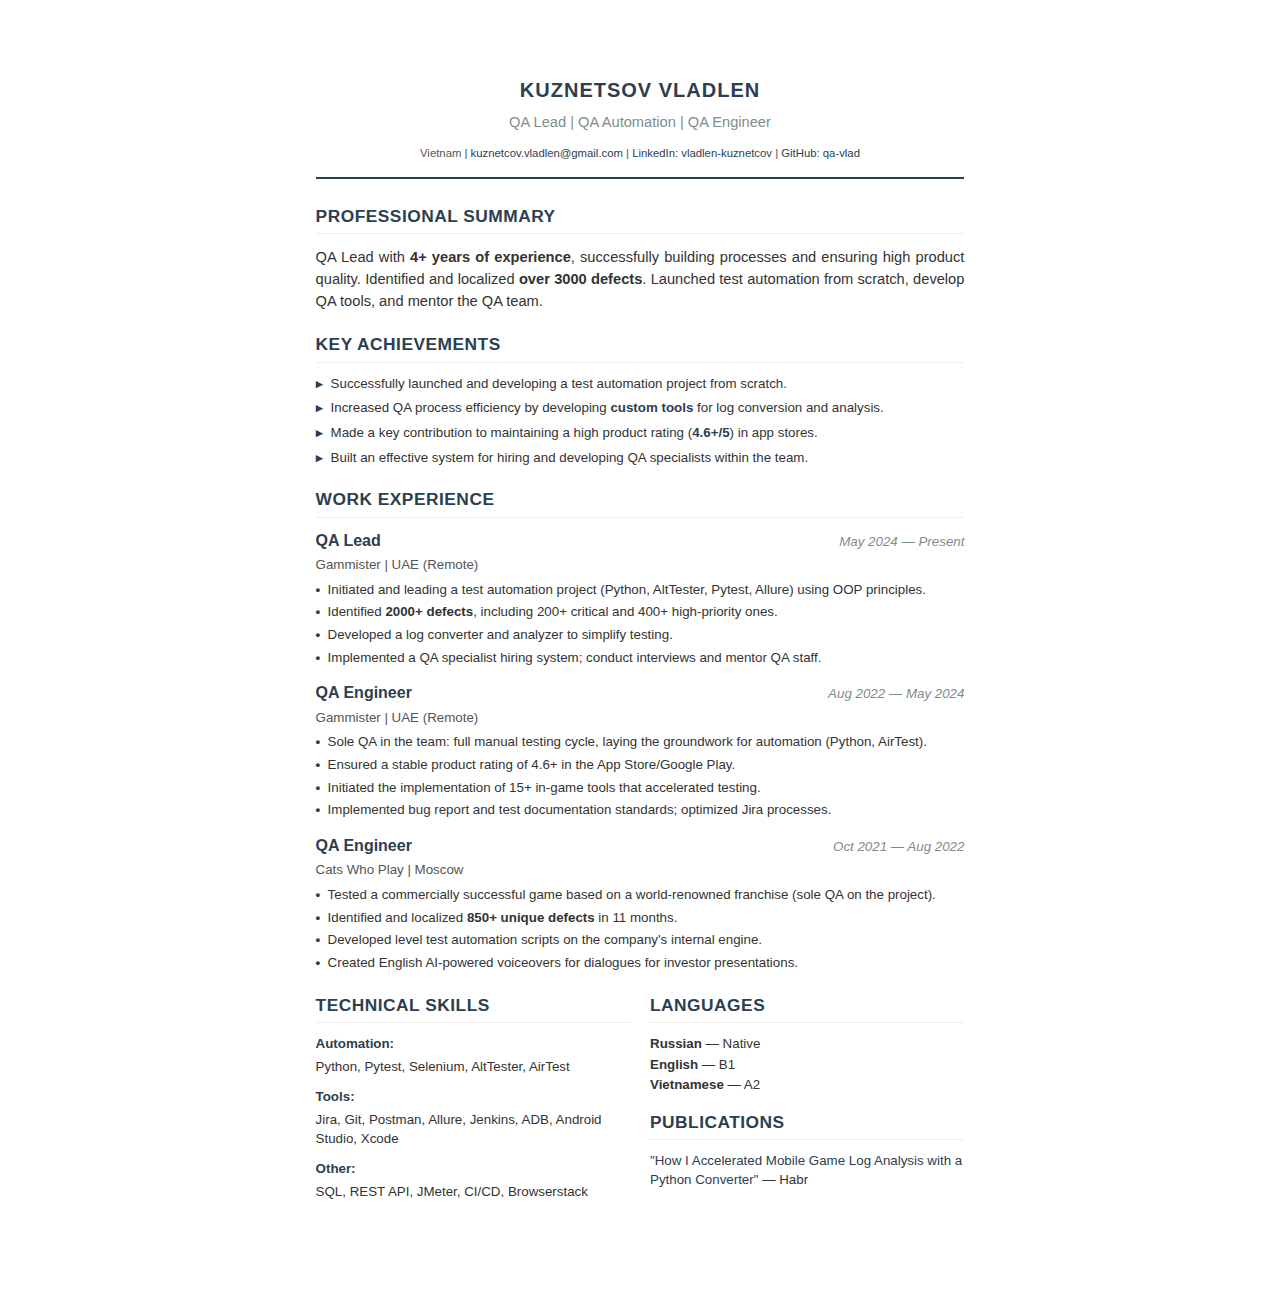
<file: _pdf_sources/pdf en.html>
<!DOCTYPE html>
<html lang="en">
<head>
    <meta charset="UTF-8">
    <meta name="viewport" content="width=device-width, initial-scale=1.0">
    <title>Resume - Kuznetsov Vladlen</title>
            <style>
        * {
            margin: 0;
            padding: 0;
            box-sizing: border-box;
        }

        body {
            font-family: 'Arial', sans-serif;
            line-height: 1.4;
            color: #333;
            max-width: 800px;
            margin: 0 auto;
            padding: 20mm;
            background: white;
            font-size: 11pt;
        }

        @media print {
            body {
                padding: 9mm;
                font-size: 9pt;
                line-height: 1.18;
                max-width: 100%;
            }
            a {
                color: #000 !important;
                text-decoration: none !important;
            }
            a[href^="mailto:"]::after,
            a[href*="linkedin.com"]::after,
            a[href*="t.me"]::after,
            a[href*="github.com"]::after,
            .no-print-url::after {
                content: "" !important;
            }

            @page {
                margin: 9mm;
                size: A4 portrait;

                @top-left { content: ""; }
                @top-center { content: ""; }
                @top-right { content: ""; }
                @bottom-left { content: ""; }
                @bottom-center { content: ""; }
                @bottom-right { content: ""; }
            }

            .header {
                margin-bottom: 12px;
                padding-bottom: 4px;
            }
            .header h1 {
                font-size: 14.5pt;
                margin-bottom: 2px;
            }
            .header .subtitle {
                font-size: 10.5pt;
                margin-bottom: 4px;
            }
            .contact-info {
                font-size: 8pt;
                line-height: 1.25;
            }

            .section {
                margin-bottom: 8px;
            }
            .section h2 {
                font-size: 10.5pt;
                padding-bottom: 1px;
                margin-bottom: 3px;
            }

            .summary {
                font-size: 9pt;
                line-height: 1.18;
                margin-bottom: 1px;
            }

            .key-points { margin-bottom: 5px;  }
            .key-point {
                margin-bottom: 1px;
                font-size: 8.5pt;
                line-height: 1.15;
            }

            .job {
                margin-bottom: 6px;
            }
            .job-header { margin-bottom: 1px; }
            .job-title { font-size: 10pt;  }
            .job-period { font-size: 8pt;  }
            .job-company { font-size: 8pt; margin-bottom: 1px;  }
            .job ul li {
                margin-bottom: 1px;
                font-size: 8.5pt;
                line-height: 1.15;
            }

            .skills-grid {
                gap: 8px;
            }
            .skills-category { margin-bottom: 2px;  }
            .skills-category-title { font-size: 8.5pt; margin-bottom: 1px; }
            .skills-list { font-size: 8pt; line-height: 1.15; }

            .language-item p { font-size: 8.5pt; line-height: 1.15; margin-bottom: 0px; }
            .publication-item { font-size: 8pt; line-height: 1.15;}

            .skills-grid h2 {
                font-size: 10.5pt;
                padding-bottom: 1px;
                margin-bottom: 2px;
            }
            .skills-grid h2[style*="margin-top"] {
                 margin-top: 4px !important;
            }

        } /* Конец @media print */


        /* Общие стили, которые влияют и на просмотр, и на печать, если не переопределены в @media print */
        .header {
            text-align: center;
            margin-bottom: 25px;
            padding-bottom: 15px;
            border-bottom: 2px solid #2c3e50;
        }

        .header h1 {
            font-size: 15pt;
            font-weight: bold;
            margin-bottom: 8px;
            color: #2c3e50;
            letter-spacing: 1px;
        }

        .header .subtitle {
            font-size: 11pt;
            color: #7f8c8d;
            margin-bottom: 12px;
            font-weight: 500;
        }

        .contact-info {
            font-size: 8.5pt;
            color: #555;
            line-height: 1.6;
        }

        .contact-info a {
            color: #2c3e50;
            text-decoration: none;
        }

        .contact-info a:hover {
            text-decoration: underline;
        }

        .section {
            margin-bottom: 20px;
        }

        .section h2 {
            font-size: 13pt;
            font-weight: bold;
            color: #2c3e50;
            text-transform: uppercase;
            letter-spacing: 0.5px;
            border-bottom: 1px solid #eee;
            padding-bottom: 5px;
            margin-bottom: 12px;
        }

        .summary {
            text-align: justify;
            font-size: 11pt;
            line-height: 1.5;
            margin-bottom: 5px;
        }

        .key-points {
            margin-bottom: 15px;
        }

        .key-point {
            margin-bottom: 6px;
            position: relative;
            padding-left: 15px;
            font-size: 10pt;
        }

        .key-point:before {
            content: "▸";
            position: absolute;
            left: 0;
            color: #2c3e50;
            font-weight: bold;
        }

        .highlight {
            font-weight: bold;
            color: #2c3e50;
        }

        .job {
            margin-bottom: 15px;
        }

        .job-header {
            display: flex;
            justify-content: space-between;
            align-items: baseline;
            margin-bottom: 4px;
        }

        .job-title {
            font-weight: bold;
            font-size: 12pt;
            color: #2c3e50;
        }

        .job-period {
            font-size: 10pt;
            color: #7f8c8d;
            font-style: italic;
        }

        .job-company {
            font-size: 10pt;
            color: #555;
            margin-bottom: 6px;
        }

        .job ul {
            list-style: none;
            font-size: 10pt;
            line-height: 1.4;
            padding-left: 0;
        }

        .job ul li {
            margin-bottom: 4px;
            position: relative;
            padding-left: 12px;
        }

        .job ul li:before {
            content: "•";
            position: absolute;
            left: 0;
            color: #2c3e50;
            font-weight: bold;
        }

        .skills-grid {
            display: grid;
            grid-template-columns: 1fr 1fr;
            gap: 20px;
        }

        .skills-category {
            margin-bottom: 12px;
        }

        .skills-category-title {
            font-weight: bold;
            color: #2c3e50;
            margin-bottom: 4px;
            font-size: 10pt;
        }

        .skills-list {
            font-size: 10pt;
            line-height: 1.4;
        }

        .publication-item, .language-item {
            font-size: 10pt;
            line-height: 1.4;
        }
        .language-item p {
            margin-bottom: 2px;
        }


        .publication-item a {
            color: #2c3e50;
            text-decoration: none;
        }

        .publication-item a:hover {
            text-decoration: underline;
        }
    </style>
</head>
<body>
    <div class="header">
        <h1>KUZNETSOV VLADLEN</h1>
        <p class="subtitle">QA Lead | QA Automation | QA Engineer</p>
        <div class="contact-info">
            <p>
                Vietnam |
                <a href="mailto:kuznetcov.vladlen@gmail.com">kuznetcov.vladlen@gmail.com</a> |
                <a href="https://www.linkedin.com/in/vladlen-kuznetcov/" target="_blank">LinkedIn: vladlen-kuznetcov</a> |
                <a href="https://github.com/qa-vlad" target="_blank">GitHub: qa-vlad</a>
            </p>
        </div>
    </div>

    <div class="section">
        <h2>Professional Summary</h2>
        <p class="summary">
            QA Lead with <strong>4+ years of experience</strong>, successfully building processes and ensuring high product quality. Identified and localized <strong>over 3000 defects</strong>. Launched test automation from scratch, develop QA tools, and mentor the QA team.
        </p>
    </div>

    <div class="section">
        <h2>Key Achievements</h2>
        <div class="key-points">
            <div class="key-point">Successfully launched and developing a test automation project from scratch.</div>
            <div class="key-point">Increased QA process efficiency by developing <span class="highlight">custom tools</span> for log conversion and analysis.</div>
            <div class="key-point">Made a key contribution to maintaining a high product rating (<span class="highlight">4.6+/5</span>) in app stores.</div>
            <div class="key-point">Built an effective system for hiring and developing QA specialists within the team.</div>
        </div>
    </div>

    <div class="section">
        <h2>Work Experience</h2>

        <div class="job">
            <div class="job-header">
                <div class="job-title">QA Lead</div>
                <div class="job-period">May 2024 — Present</div>
            </div>
            <div class="job-company">Gammister | UAE (Remote)</div>
            <ul>
                <li>Initiated and leading a test automation project (Python, AltTester, Pytest, Allure) using OOP principles.</li>
                <li>Identified <strong>2000+ defects</strong>, including 200+ critical and 400+ high-priority ones.</li>
                <li>Developed a log converter and analyzer to simplify testing.</li>
                <li>Implemented a QA specialist hiring system; conduct interviews and mentor QA staff.</li>
            </ul>
        </div>

        <div class="job">
            <div class="job-header">
                <div class="job-title">QA Engineer</div>
                <div class="job-period">Aug 2022 — May 2024</div>
            </div>
            <div class="job-company">Gammister | UAE (Remote)</div>
            <ul>
                <li>Sole QA in the team: full manual testing cycle, laying the groundwork for automation (Python, AirTest).</li>
                <li>Ensured a stable product rating of 4.6+ in the App Store/Google Play.</li>
                <li>Initiated the implementation of 15+ in-game tools that accelerated testing.</li>
                <li>Implemented bug report and test documentation standards; optimized Jira processes.</li>
            </ul>
        </div>

        <div class="job">
            <div class="job-header">
                <div class="job-title">QA Engineer</div>
                <div class="job-period">Oct 2021 — Aug 2022</div>
            </div>
            <div class="job-company">Cats Who Play | Moscow</div>
            <ul>
                <li>Tested a commercially successful game based on a world-renowned franchise (sole QA on the project).</li>
                <li>Identified and localized <strong>850+ unique defects</strong> in 11 months.</li>
                <li>Developed level test automation scripts on the company's internal engine.</li>
                <li>Created English AI-powered voiceovers for dialogues for investor presentations.</li>
            </ul>
        </div>
    </div>

    <div class="section">
        <div class="skills-grid">
            <div>
                <h2>Technical Skills</h2>
                <div class="skills-category">
                    <div class="skills-category-title">Automation:</div>
                    <div class="skills-list">Python, Pytest, Selenium, AltTester, AirTest</div>
                </div>
                <div class="skills-category">
                    <div class="skills-category-title">Tools:</div>
                    <div class="skills-list">Jira, Git, Postman, Allure, Jenkins, ADB, Android Studio, Xcode</div>
                </div>
                <div class="skills-category">
                    <div class="skills-category-title">Other:</div>
                    <div class="skills-list">SQL, REST API, JMeter, CI/CD, Browserstack</div>
                </div>
            </div>
            <div>
                <h2>Languages</h2>
                <div class="language-item">
                    <p><strong>Russian</strong> — Native</p>
                    <p><strong>English</strong> — B1</p>
                    <p><strong>Vietnamese</strong> — A2</p>
                </div>

                <h2 style="margin-top: 15px;">Publications</h2>
                <div class="publication-item">
                    <p><a href="https://habr.com/ru/articles/908842" target="_blank" class="no-print-url">"How I Accelerated Mobile Game Log Analysis with a Python Converter"</a> — Habr</p>
                </div>
            </div>
        </div>
    </div>
</body>
</html>
</file>
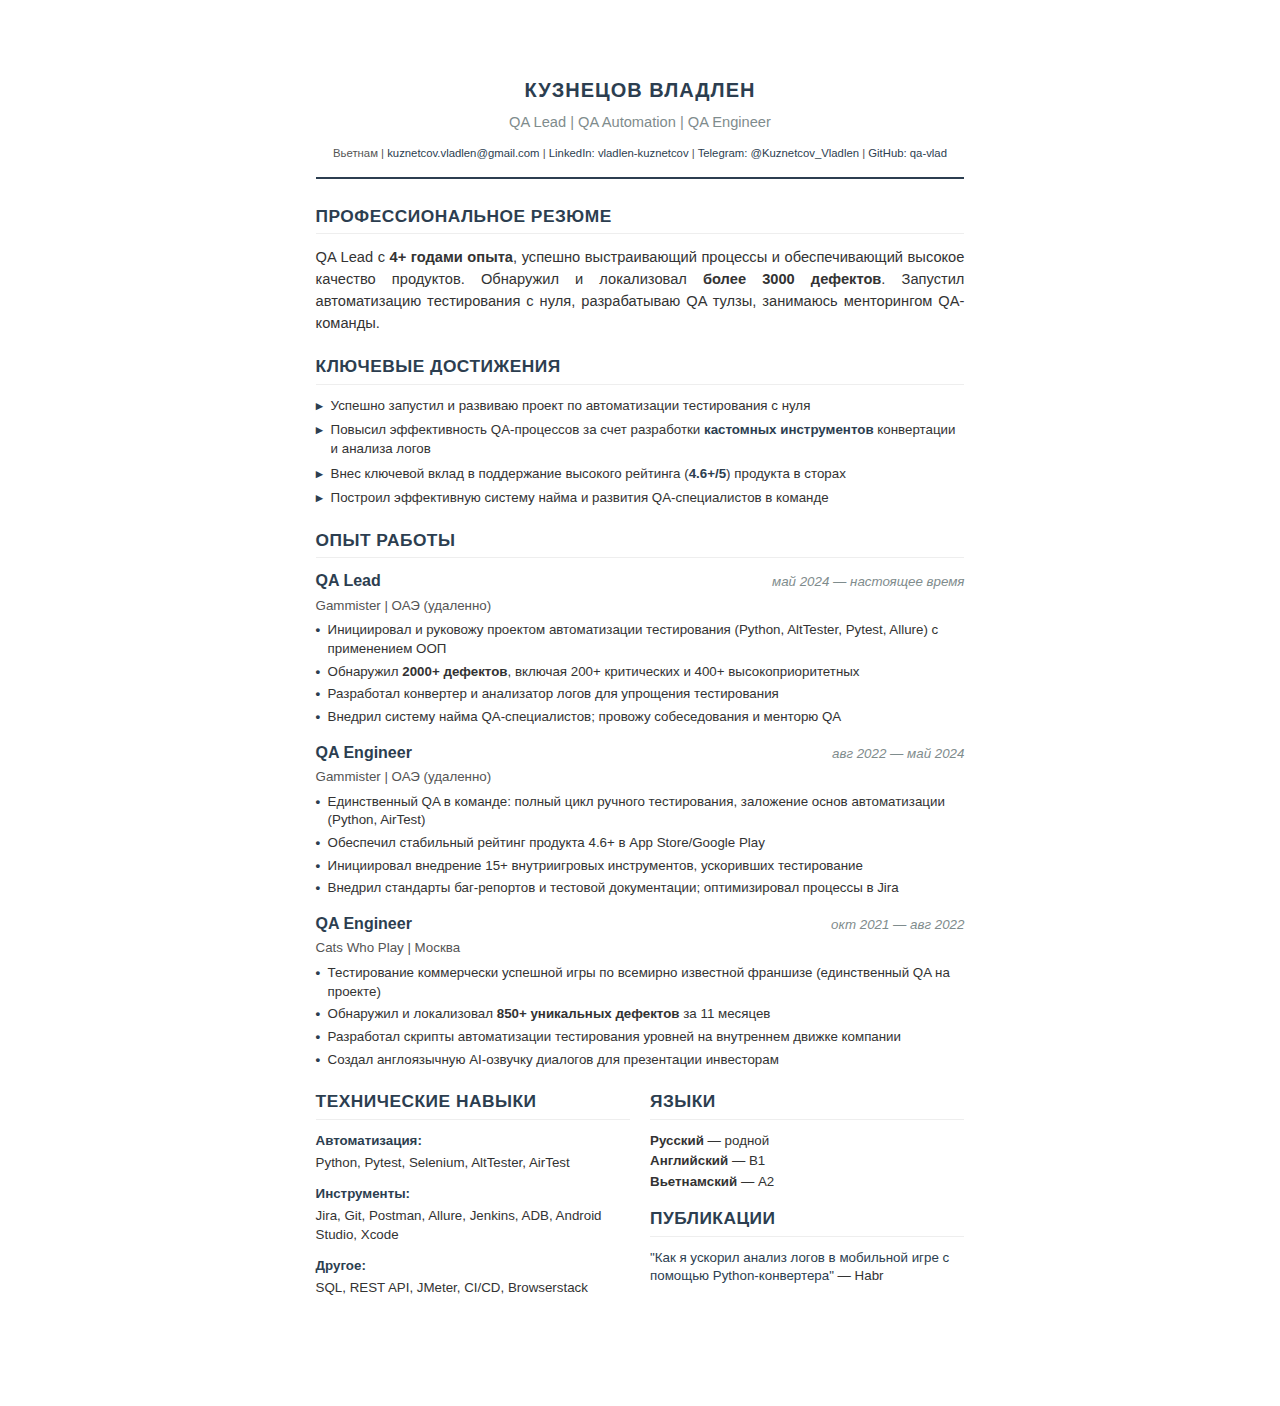
<file: _pdf_sources/pdf ru.html>
<!DOCTYPE html>
<html lang="ru">
<head>
    <meta charset="UTF-8">
    <meta name="viewport" content="width=device-width, initial-scale=1.0">
    <title>Резюме - Кузнецов Владлен</title>
            <style>
        * {
            margin: 0;
            padding: 0;
            box-sizing: border-box;
        }

        body {
            font-family: 'Arial', sans-serif;
            line-height: 1.4;
            color: #333;
            max-width: 800px;
            margin: 0 auto;
            padding: 20mm;
            background: white;
            font-size: 11pt;
        }

        @media print {
            body {
                padding: 9mm;
                font-size: 9pt;
                line-height: 1.18;
                max-width: 100%;
            }
            a {
                color: #000 !important;
                text-decoration: none !important;
            }
            a[href^="mailto:"]::after,
            a[href*="linkedin.com"]::after,
            a[href*="t.me"]::after,
            a[href*="github.com"]::after,
            .no-print-url::after {
                content: "" !important;
            }

            @page {
                margin: 9mm;
                size: A4 portrait;

                @top-left { content: ""; }
                @top-center { content: ""; }
                @top-right { content: ""; }
                @bottom-left { content: ""; }
                @bottom-center { content: ""; }
                @bottom-right { content: ""; }
            }

            .header {
                margin-bottom: 12px;
                padding-bottom: 4px;
            }
            .header h1 {
                font-size: 14.5pt;
                margin-bottom: 2px;
            }
            .header .subtitle {
                font-size: 10.5pt;
                margin-bottom: 4px;
            }
            .contact-info {
                font-size: 8pt;
                line-height: 1.25;
            }

            .section {
                margin-bottom: 8px;
            }
            .section h2 {
                font-size: 10.5pt;
                padding-bottom: 1px;
                margin-bottom: 3px;
            }

            .summary {
                font-size: 9pt;
                line-height: 1.18;
                margin-bottom: 1px;
            }

            .key-points { margin-bottom: 5px; }
            .key-point {
                margin-bottom: 1px;
                font-size: 8.5pt;
                line-height: 1.15;
            }

            .job {
                margin-bottom: 6px;
            }
            .job-header { margin-bottom: 1px; }
            .job-title { font-size: 10pt;  }
            .job-period { font-size: 8pt;  }
            .job-company { font-size: 8pt; margin-bottom: 1px;  }
            .job ul li {
                margin-bottom: 1px;
                font-size: 8.5pt;
                line-height: 1.15;
            }

            .skills-grid {
                gap: 8px;
            }
            .skills-category { margin-bottom: 2px;  }
            .skills-category-title { font-size: 8.5pt; margin-bottom: 1px; }
            .skills-list { font-size: 8pt; line-height: 1.15; }

            .language-item p { font-size: 8.5pt; line-height: 1.15; margin-bottom: 0; }
            .publication-item { font-size: 8pt; line-height: 1.15;}

            .skills-grid h2 {
                font-size: 10.5pt;
                padding-bottom: 1px;
                margin-bottom: 2px;
            }
            .skills-grid h2[style*="margin-top"] {
                 margin-top: 4px !important;
            }


        } /* Конец @media print */


        /* Общие стили, которые влияют и на просмотр, и на печать, если не переопределены в @media print */
        .header {
            text-align: center;
            margin-bottom: 25px;
            padding-bottom: 15px;
            border-bottom: 2px solid #2c3e50;
        }

        .header h1 {
            font-size: 15pt;
            font-weight: bold;
            margin-bottom: 8px;
            color: #2c3e50;
            letter-spacing: 1px;
        }

        .header .subtitle {
            font-size: 11pt;
            color: #7f8c8d;
            margin-bottom: 12px;
            font-weight: 500;
        }

        .contact-info {
            font-size: 8.5pt;
            color: #555;
            line-height: 1.6;
        }

        .contact-info a {
            color: #2c3e50;
            text-decoration: none;
        }

        .contact-info a:hover {
            text-decoration: underline;
        }

        .section {
            margin-bottom: 20px;
        }

        .section h2 {
            font-size: 13pt;
            font-weight: bold;
            color: #2c3e50;
            text-transform: uppercase;
            letter-spacing: 0.5px;
            border-bottom: 1px solid #eee;
            padding-bottom: 5px;
            margin-bottom: 12px;
        }

        .summary {
            text-align: justify;
            font-size: 11pt;
            line-height: 1.5;
            margin-bottom: 5px;
        }

        .key-points {
            margin-bottom: 15px;
        }

        .key-point {
            margin-bottom: 6px;
            position: relative;
            padding-left: 15px;
            font-size: 10pt;
        }

        .key-point:before {
            content: "▸";
            position: absolute;
            left: 0;
            color: #2c3e50;
            font-weight: bold;
        }

        .highlight {
            font-weight: bold;
            color: #2c3e50;
        }

        .job {
            margin-bottom: 15px;
        }

        .job-header {
            display: flex;
            justify-content: space-between;
            align-items: baseline;
            margin-bottom: 4px;
        }

        .job-title {
            font-weight: bold;
            font-size: 12pt;
            color: #2c3e50;
        }

        .job-period {
            font-size: 10pt;
            color: #7f8c8d;
            font-style: italic;
        }

        .job-company {
            font-size: 10pt;
            color: #555;
            margin-bottom: 6px;
        }

        .job ul {
            list-style: none;
            font-size: 10pt;
            line-height: 1.4;
            padding-left: 0;
        }

        .job ul li {
            margin-bottom: 4px;
            position: relative;
            padding-left: 12px;
        }

        .job ul li:before {
            content: "•";
            position: absolute;
            left: 0;
            color: #2c3e50;
            font-weight: bold;
        }

        .skills-grid {
            display: grid;
            grid-template-columns: 1fr 1fr;
            gap: 20px;
        }

        .skills-category {
            margin-bottom: 12px;
        }

        .skills-category-title {
            font-weight: bold;
            color: #2c3e50;
            margin-bottom: 4px;
            font-size: 10pt;
        }

        .skills-list {
            font-size: 10pt;
            line-height: 1.4;
        }

        .publication-item, .language-item {
            font-size: 10pt;
            line-height: 1.4;
        }
        .language-item p {
            margin-bottom: 2px;
        }


        .publication-item a {
            color: #2c3e50;
            text-decoration: none;
        }

        .publication-item a:hover {
            text-decoration: underline;
        }
    </style>
</head>
<body>
    <div class="header">
        <h1>КУЗНЕЦОВ ВЛАДЛЕН</h1>
        <p class="subtitle">QA Lead | QA Automation | QA Engineer</p>
        <div class="contact-info">
            <p>
                Вьетнам |
                <a href="mailto:kuznetcov.vladlen@gmail.com">kuznetcov.vladlen@gmail.com</a> |
                <a href="https://www.linkedin.com/in/vladlen-kuznetcov/" target="_blank">LinkedIn: vladlen-kuznetcov</a> |
                <a href="https://t.me/Kuznetcov_Vladlen" target="_blank">Telegram: @Kuznetcov_Vladlen</a> |
                <a href="https://github.com/qa-vlad" target="_blank">GitHub: qa-vlad</a>
            </p>
        </div>
    </div>

    <div class="section">
        <h2>Профессиональное резюме</h2>
        <p class="summary">
            QA Lead с <strong>4+ годами опыта</strong>, успешно выстраивающий процессы и обеспечивающий высокое качество продуктов. Обнаружил и локализовал <strong>более 3000 дефектов</strong>. Запустил автоматизацию тестирования с нуля, разрабатываю QA тулзы, занимаюсь менторингом QA-команды.
        </p>
    </div>

    <div class="section">
        <h2>Ключевые достижения</h2>
        <div class="key-points">
            <div class="key-point">Успешно запустил и развиваю проект по автоматизации тестирования с нуля</div>
            <div class="key-point">Повысил эффективность QA-процессов за счет разработки <span class="highlight">кастомных инструментов</span> конвертации и анализа логов</div>
            <div class="key-point">Внес ключевой вклад в поддержание высокого рейтинга (<span class="highlight">4.6+/5</span>) продукта в сторах</div>
            <div class="key-point">Построил эффективную систему найма и развития QA-специалистов в команде</div>
        </div>
    </div>

    <div class="section">
        <h2>Опыт работы</h2>

        <div class="job">
            <div class="job-header">
                <div class="job-title">QA Lead</div>
                <div class="job-period">май 2024 — настоящее время</div>
            </div>
            <div class="job-company">Gammister | ОАЭ (удаленно)</div>
            <ul>
                <li>Инициировал и руковожу проектом автоматизации тестирования (Python, AltTester, Pytest, Allure) с применением ООП</li>
                <li>Обнаружил <strong>2000+ дефектов</strong>, включая 200+ критических и 400+ высокоприоритетных</li>
                <li>Разработал конвертер и анализатор логов для упрощения тестирования</li>
                <li>Внедрил систему найма QA-специалистов; провожу собеседования и менторю QA</li>
            </ul>
        </div>

        <div class="job">
            <div class="job-header">
                <div class="job-title">QA Engineer</div>
                <div class="job-period">авг 2022 — май 2024</div>
            </div>
            <div class="job-company">Gammister | ОАЭ (удаленно)</div>
            <ul>
                <li>Единственный QA в команде: полный цикл ручного тестирования, заложение основ автоматизации (Python, AirTest)</li>
                <li>Обеспечил стабильный рейтинг продукта 4.6+ в App Store/Google Play</li>
                <li>Инициировал внедрение 15+ внутриигровых инструментов, ускоривших тестирование</li>
                <li>Внедрил стандарты баг-репортов и тестовой документации; оптимизировал процессы в Jira</li>
            </ul>
        </div>

        <div class="job">
            <div class="job-header">
                <div class="job-title">QA Engineer</div>
                <div class="job-period">окт 2021 — авг 2022</div>
            </div>
            <div class="job-company">Cats Who Play | Москва</div>
            <ul>
                <li>Тестирование коммерчески успешной игры по всемирно известной франшизе (единственный QA на проекте)</li>
                <li>Обнаружил и локализовал <strong>850+ уникальных дефектов</strong> за 11 месяцев</li>
                <li>Разработал скрипты автоматизации тестирования уровней на внутреннем движке компании</li>
                <li>Создал англоязычную AI-озвучку диалогов для презентации инвесторам</li>
            </ul>
        </div>
    </div>

    <div class="section">
        <div class="skills-grid">
            <div>
                <h2>Технические навыки</h2>
                <div class="skills-category">
                    <div class="skills-category-title">Автоматизация:</div>
                    <div class="skills-list">Python, Pytest, Selenium, AltTester, AirTest</div>
                </div>
                <div class="skills-category">
                    <div class="skills-category-title">Инструменты:</div>
                    <div class="skills-list">Jira, Git, Postman, Allure, Jenkins, ADB, Android Studio, Xcode</div>
                </div>
                <div class="skills-category">
                    <div class="skills-category-title">Другое:</div>
                    <div class="skills-list">SQL, REST API, JMeter, CI/CD, Browserstack</div>
                </div>
            </div>
            <div>
                <h2>Языки</h2>
                <div class="language-item">
                    <p><strong>Русский</strong> — родной</p>
                    <p><strong>Английский</strong> — B1</p>
                    <p><strong>Вьетнамский</strong> — A2</p>
                </div>

                <h2 style="margin-top: 15px;">Публикации</h2>
                <div class="publication-item">
                    <p><a href="https://habr.com/ru/articles/908842" target="_blank" class="no-print-url">"Как я ускорил анализ логов в мобильной игре с помощью Python-конвертера"</a> — Habr</p>
                </div>
            </div>
        </div>
    </div>
</body>
</html>
</file>
